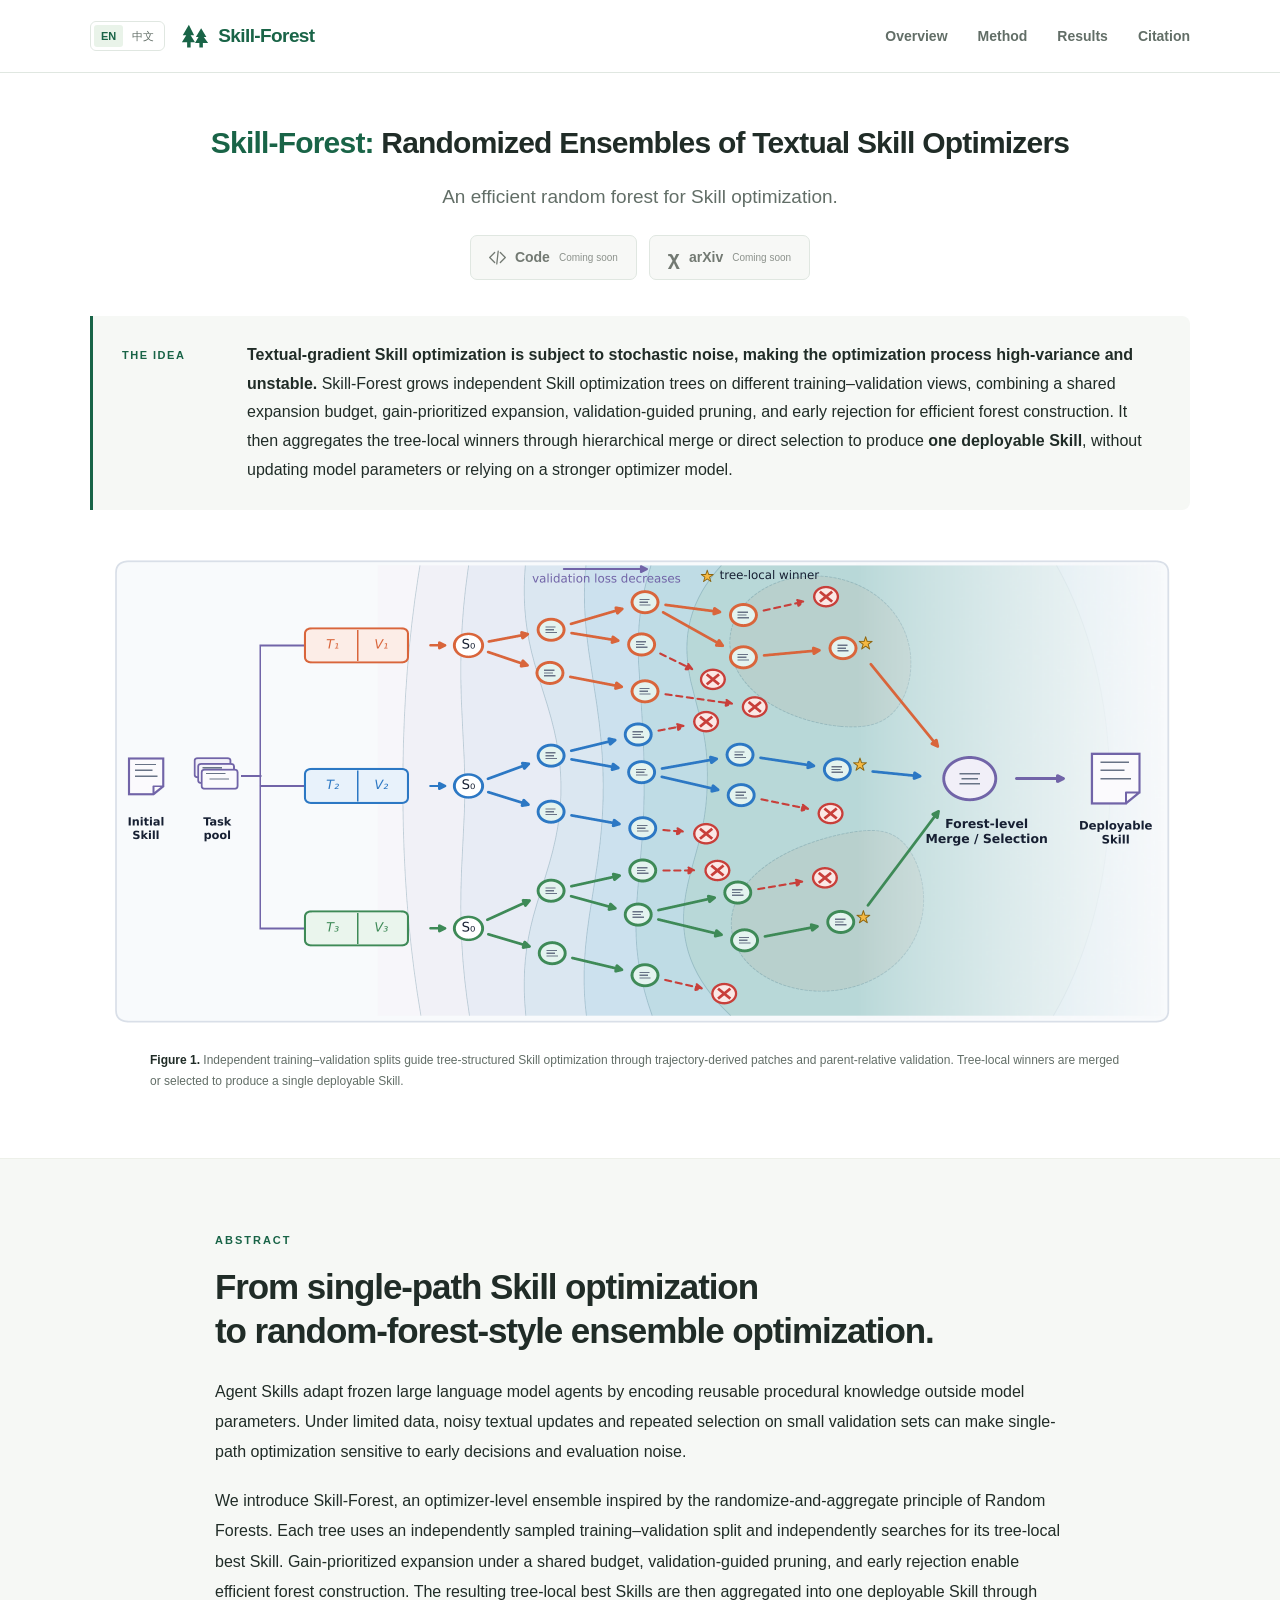
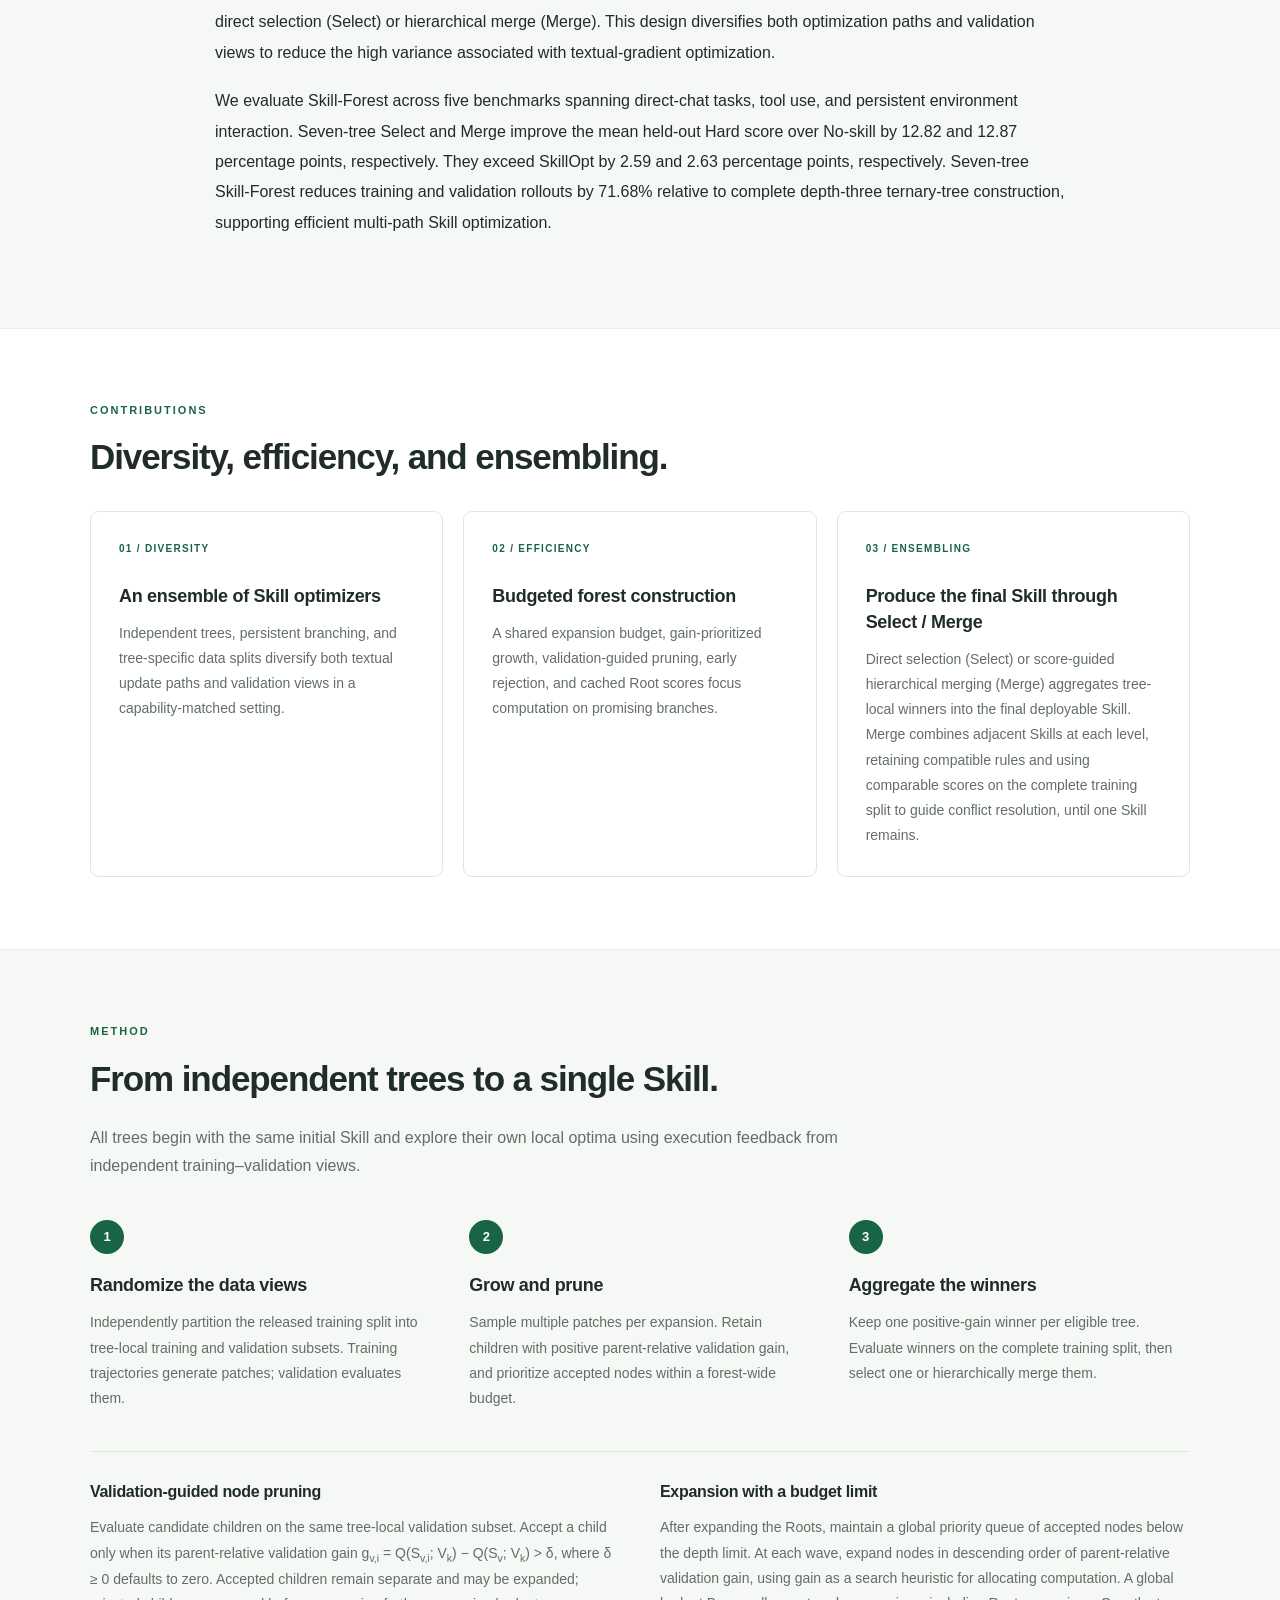
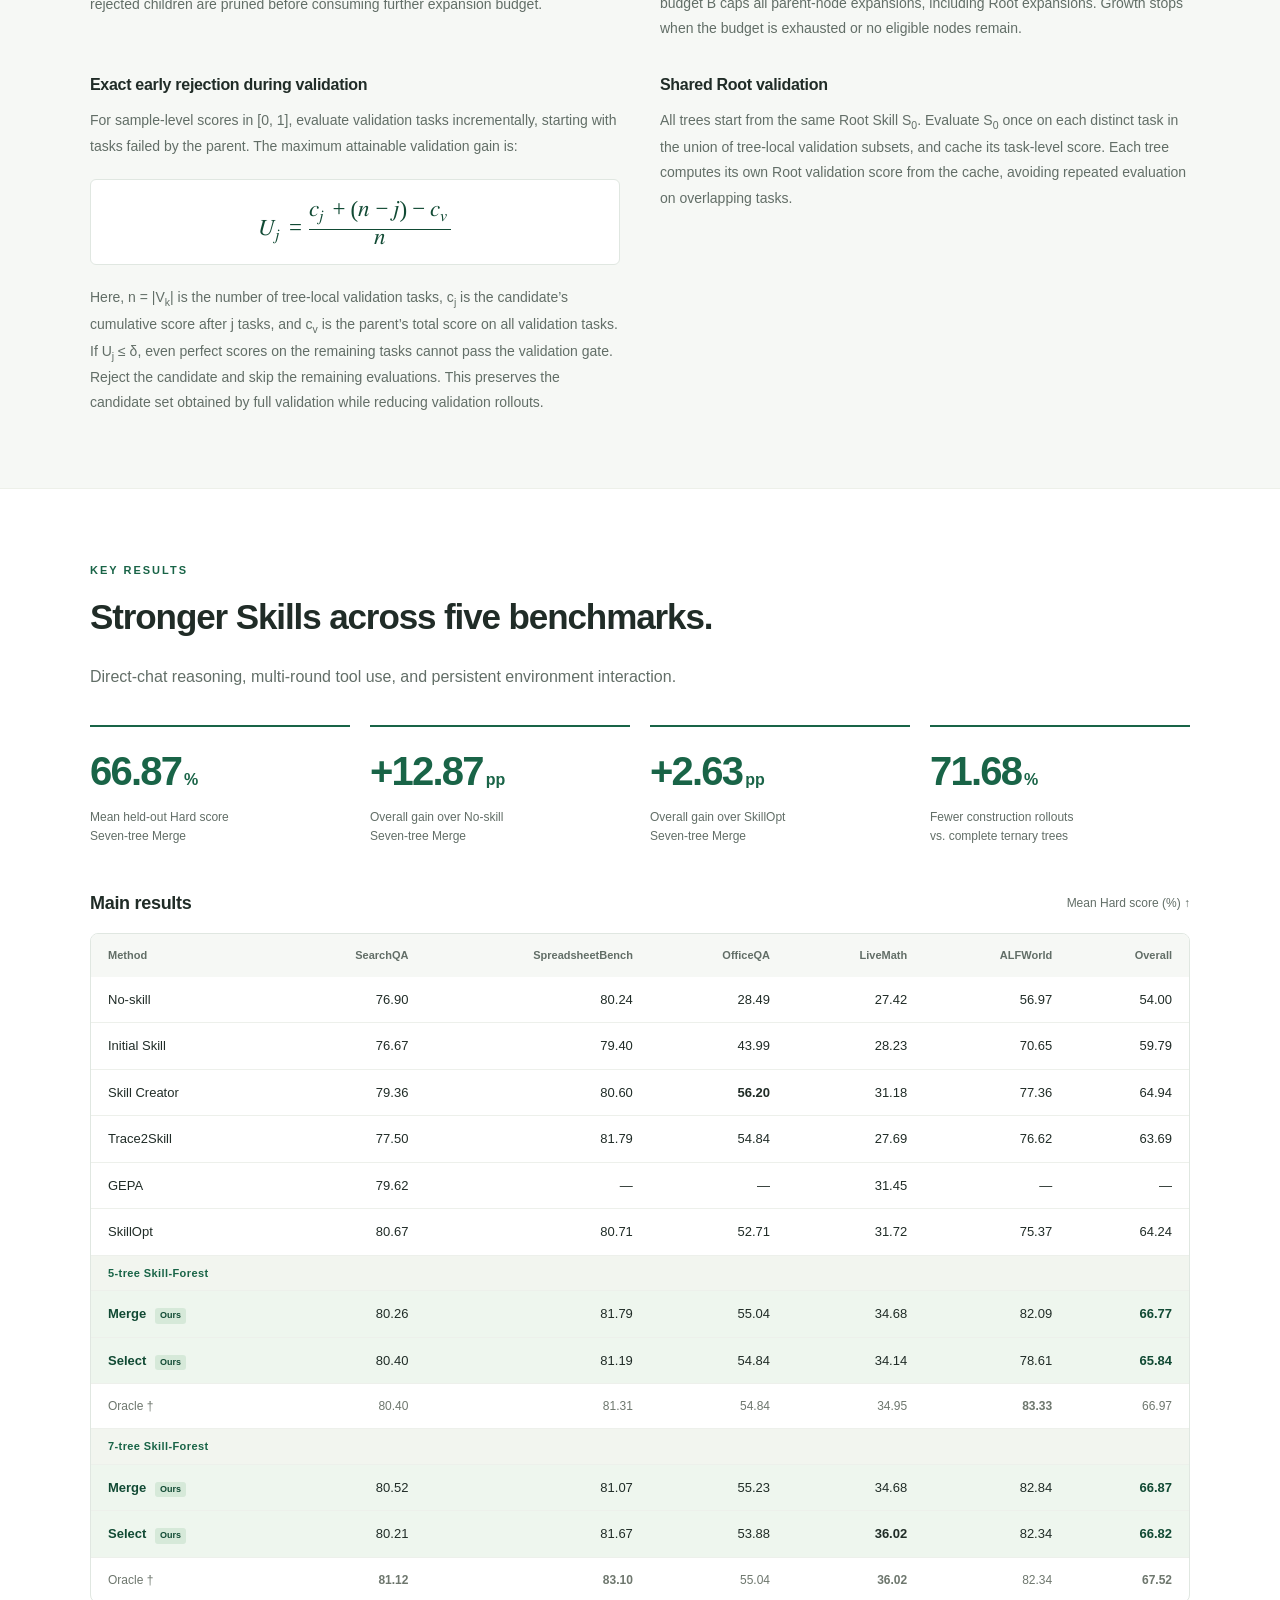
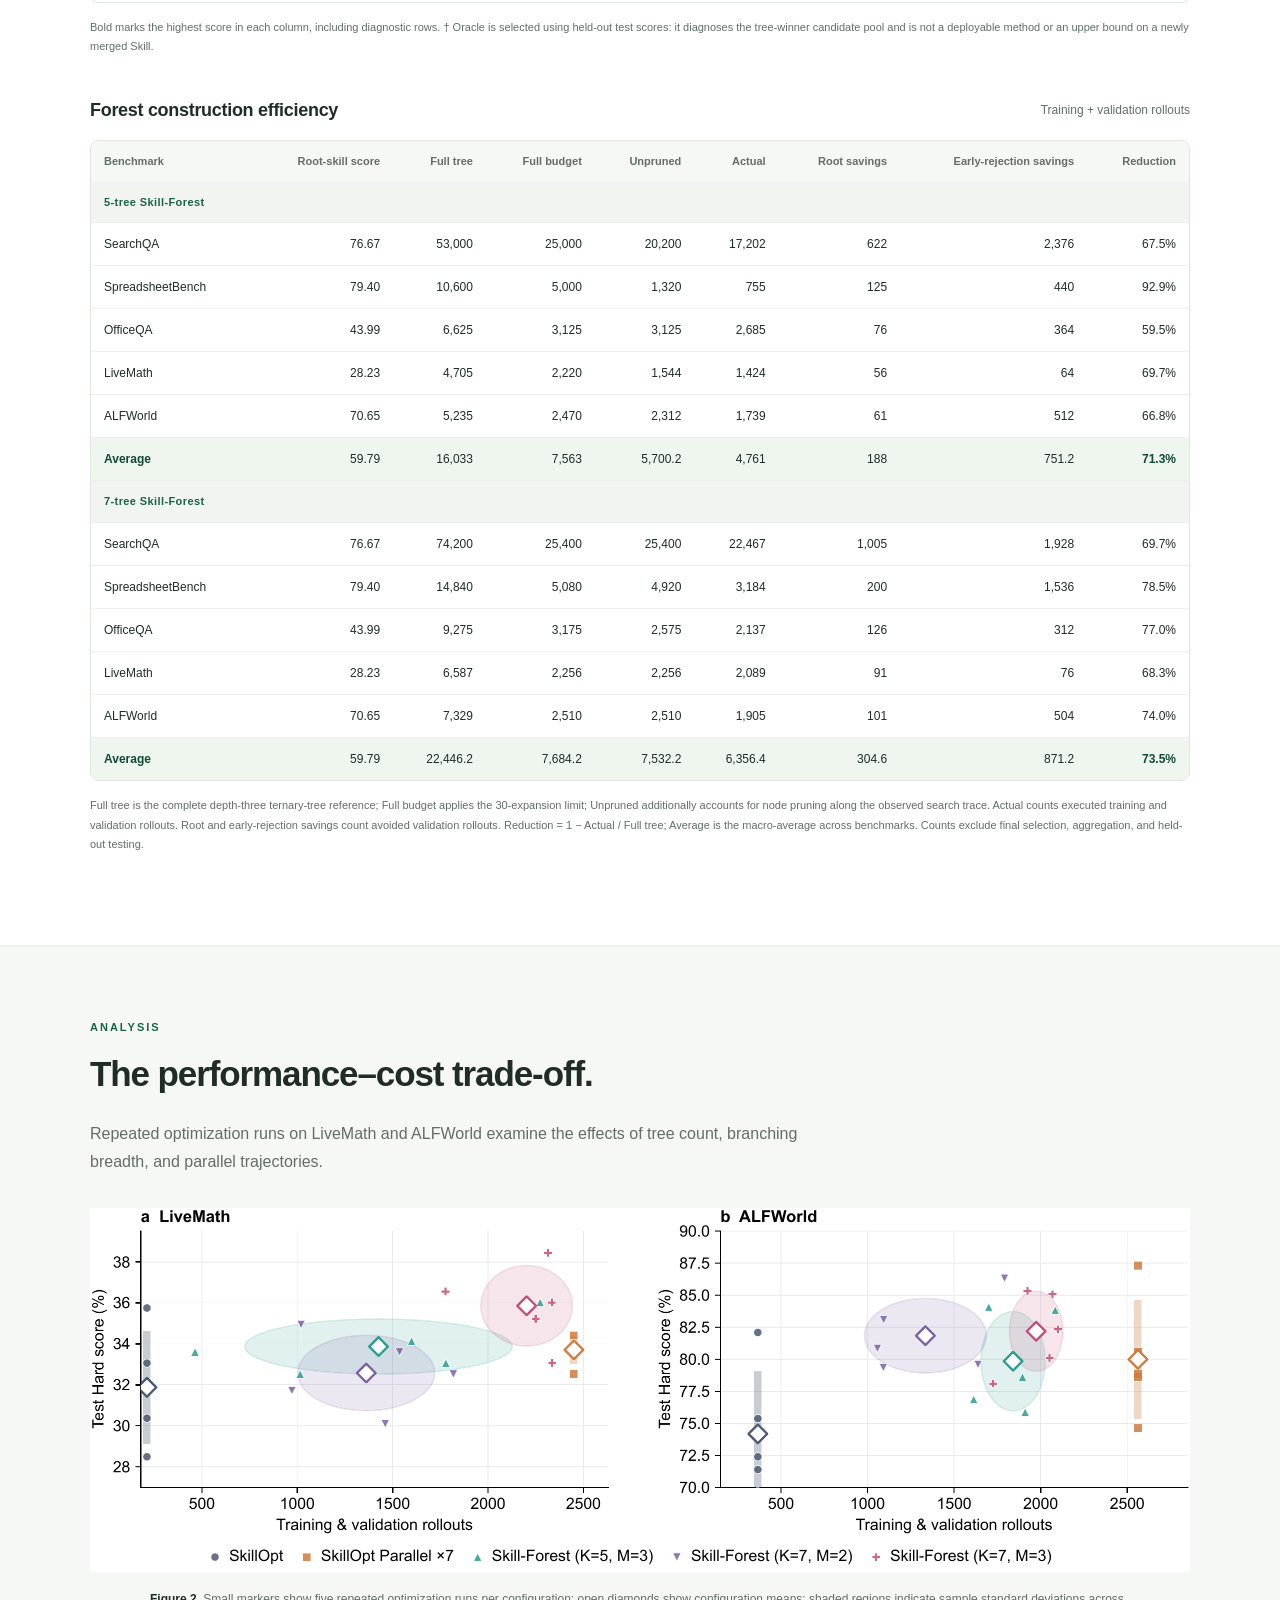
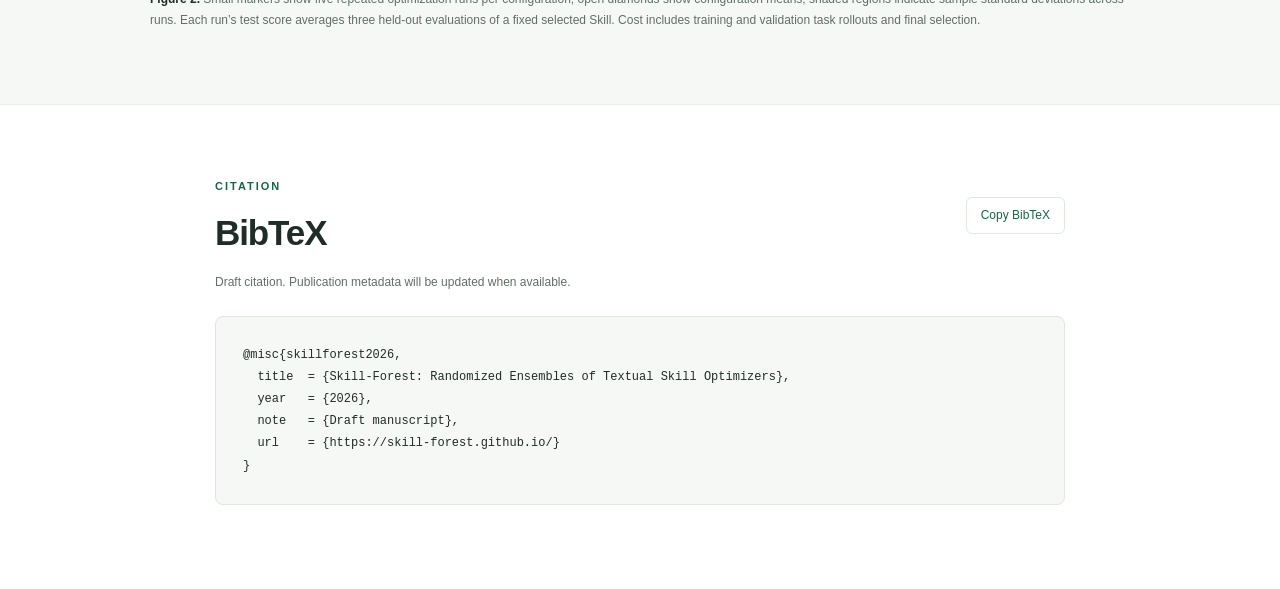
<file: website/index.html>
<!doctype html>
<html lang="en">
<head>
  <meta charset="utf-8">
  <meta name="viewport" content="width=device-width, initial-scale=1">
  <meta name="description" content="Skill-Forest: Randomized Ensembles of Textual Skill Optimizers. An optimizer-level ensemble for efficient, execution-grounded Agent Skill optimization.">
  <meta name="theme-color" content="#196447">
  <meta property="og:title" content="Skill-Forest: Randomized Ensembles of Textual Skill Optimizers">
  <meta property="og:description" content="An efficient random forest for Skill optimization.">
  <meta property="og:type" content="website">
  <meta property="og:url" content="https://skill-forest.github.io/">
  <meta property="og:image" content="https://skill-forest.github.io/assets/overview.png">
  <link rel="alternate" hreflang="en" href="https://skill-forest.github.io/">
  <link rel="alternate" hreflang="zh-CN" href="https://skill-forest.github.io/zh.html">
  <title>Skill-Forest | Randomized Ensembles of Textual Skill Optimizers</title>
  <link rel="icon" href="assets/favicon.svg" type="image/svg+xml">
  <link rel="stylesheet" href="styles.css">
  <script src="script.js" defer></script>
</head>
<body>
<a class="skip-link" href="#main">Skip to content</a>
<header class="site-header">
  <nav class="nav container" aria-label="Main navigation">
    <div class="nav-left"><nav class="language-switch" aria-label="Language"><a href="index.html" lang="en" aria-current="page">EN</a><a href="zh.html" lang="zh-CN">中文</a></nav><a class="brand" href="#"><svg viewBox="0 0 32 32" aria-hidden="true"><path d="M9 3 2 15h4L1 23h6v6h4v-6h5l-5-8h4L9 3Zm14 4-6 10h3l-4 7h5v5h4v-5h6l-5-7h3L23 7Z" fill="currentColor"/></svg>Skill-Forest</a></div>
    <div class="nav-links"><a href="#overview">Overview</a><a href="#method">Method</a><a href="#results">Results</a><a href="#citation">Citation</a></div>
  </nav>
</header>
<main id="main">
<section class="hero container">
  <h1 class="compact-title"><span>Skill-Forest:</span> Randomized Ensembles of Textual Skill Optimizers</h1>
  <p class="hero-description">An efficient random forest for Skill optimization.</p>
  <div class="resource-links">
    <a class="button" id="code-link" aria-disabled="true" role="link" tabindex="0"><svg viewBox="0 0 24 24" aria-hidden="true"><path d="m8 5-7 7 7 7m8-14 7 7-7 7m-3-16-2 18"/></svg>Code <span class="button-tag">Coming soon</span></a>
    <a class="button" id="arxiv-link" aria-disabled="true" role="link" tabindex="0"><span class="arxiv-icon" aria-hidden="true">χ</span>arXiv <span class="button-tag">Coming soon</span></a>
  </div>
</section>
<section class="container overview" id="overview">
  <div class="tldr"><div class="section-label">THE IDEA</div><p><strong>Textual-gradient Skill optimization is subject to stochastic noise, making the optimization process high-variance and unstable.</strong> Skill-Forest grows independent Skill optimization trees on different training–validation views, combining a shared expansion budget, gain-prioritized expansion, validation-guided pruning, and early rejection for efficient forest construction. It then aggregates the tree-local winners through hierarchical merge or direct selection to produce <strong>one deployable Skill</strong>, without updating model parameters or relying on a stronger optimizer model.</p></div>
  <figure class="overview-figure"><a href="assets/overview.png" target="_blank" rel="noopener" aria-label="Open full-size Skill-Forest overview"><img src="assets/overview.png" width="2200" alt="Skill-Forest overview: independent training–validation splits guide branching Skill optimization; tree-local winners are selected or merged into a single Skill."></a><figcaption><span>Figure 1.</span> Independent training–validation splits guide tree-structured Skill optimization through trajectory-derived patches and parent-relative validation. Tree-local winners are merged or selected to produce a single deployable Skill.</figcaption></figure>
</section>
<section class="section soft-section" id="abstract"><div class="container reading-width"><div class="section-label">ABSTRACT</div><h2>From single-path Skill optimization<br>to random-forest-style ensemble optimization.</h2>
<p>Agent Skills adapt frozen large language model agents by encoding reusable procedural knowledge outside model parameters. Under limited data, noisy textual updates and repeated selection on small validation sets can make single-path optimization sensitive to early decisions and evaluation noise.</p>
<p>We introduce Skill-Forest, an optimizer-level ensemble inspired by the randomize-and-aggregate principle of Random Forests. Each tree uses an independently sampled training–validation split and independently searches for its tree-local best Skill. Gain-prioritized expansion under a shared budget, validation-guided pruning, and early rejection enable efficient forest construction. The resulting tree-local best Skills are then aggregated into one deployable Skill through direct selection (Select) or hierarchical merge (Merge). This design diversifies both optimization paths and validation views to reduce the high variance associated with textual-gradient optimization.</p>
<p>We evaluate Skill-Forest across five benchmarks spanning direct-chat tasks, tool use, and persistent environment interaction. Seven-tree Select and Merge improve the mean held-out Hard score over No-skill by 12.82 and 12.87 percentage points, respectively. They exceed SkillOpt by 2.59 and 2.63 percentage points, respectively. Seven-tree Skill-Forest reduces training and validation rollouts by 71.68% relative to complete depth-three ternary-tree construction, supporting efficient multi-path Skill optimization.</p>
</div></section>
<section class="section container" id="contributions"><div class="section-label">CONTRIBUTIONS</div><h2>Diversity, efficiency, and ensembling.</h2><div class="cards">
<article class="card"><div class="card-number">01 / DIVERSITY</div><h3>An ensemble of Skill optimizers</h3><p>Independent trees, persistent branching, and tree-specific data splits diversify both textual update paths and validation views in a capability-matched setting.</p></article>
<article class="card"><div class="card-number">02 / EFFICIENCY</div><h3>Budgeted forest construction</h3><p>A shared expansion budget, gain-prioritized growth, validation-guided pruning, early rejection, and cached Root scores focus computation on promising branches.</p></article>
<article class="card"><div class="card-number">03 / ENSEMBLING</div><h3>Produce the final Skill through Select / Merge</h3><p>Direct selection (Select) or score-guided hierarchical merging (Merge) aggregates tree-local winners into the final deployable Skill. Merge combines adjacent Skills at each level, retaining compatible rules and using comparable scores on the complete training split to guide conflict resolution, until one Skill remains.</p></article>
</div></section>
<section class="section soft-section" id="method"><div class="container"><div class="section-label">METHOD</div><h2>From independent trees to a single Skill.</h2><p class="section-intro">All trees begin with the same initial Skill and explore their own local optima using execution feedback from independent training–validation views.</p><div class="steps">
<article><span class="step-index">1</span><h3>Randomize the data views</h3><p>Independently partition the released training split into tree-local training and validation subsets. Training trajectories generate patches; validation evaluates them.</p></article>
<article><span class="step-index">2</span><h3>Grow and prune</h3><p>Sample multiple patches per expansion. Retain children with positive parent-relative validation gain, and prioritize accepted nodes within a forest-wide budget.</p></article>
<article><span class="step-index">3</span><h3>Aggregate the winners</h3><p>Keep one positive-gain winner per eligible tree. Evaluate winners on the complete training split, then select one or hierarchically merge them.</p></article>
</div><div class="method-detail"><article><h3>Validation-guided node pruning</h3><p>Evaluate candidate children on the same tree-local validation subset. Accept a child only when its parent-relative validation gain g<sub>v,i</sub> = Q(S<sub>v,i</sub>; V<sub>k</sub>) − Q(S<sub>v</sub>; V<sub>k</sub>) &gt; δ, where δ ≥ 0 defaults to zero. Accepted children remain separate and may be expanded; rejected children are pruned before consuming further expansion budget.</p></article><article><h3>Expansion with a budget limit</h3><p>After expanding the Roots, maintain a global priority queue of accepted nodes below the depth limit. At each wave, expand nodes in descending order of parent-relative validation gain, using gain as a search heuristic for allocating computation. A global budget B caps all parent-node expansions, including Root expansions. Growth stops when the budget is exhausted or no eligible nodes remain.</p></article><article><h3>Exact early rejection during validation</h3><p>For sample-level scores in [0, 1], evaluate validation tasks incrementally, starting with tasks failed by the parent. The maximum attainable validation gain is:</p><div class="equation"><math xmlns="http://www.w3.org/1998/Math/MathML" display="block" aria-label="U sub j equals c sub j plus n minus j minus c sub v, divided by n"><mrow><msub><mi>U</mi><mi>j</mi></msub><mo>=</mo><mfrac><mrow><msub><mi>c</mi><mi>j</mi></msub><mo>+</mo><mo>(</mo><mi>n</mi><mo>−</mo><mi>j</mi><mo>)</mo><mo>−</mo><msub><mi>c</mi><mi>v</mi></msub></mrow><mi>n</mi></mfrac></mrow></math></div><p>Here, n = |V<sub>k</sub>| is the number of tree-local validation tasks, c<sub>j</sub> is the candidate’s cumulative score after j tasks, and c<sub>v</sub> is the parent’s total score on all validation tasks. If U<sub>j</sub> ≤ δ, even perfect scores on the remaining tasks cannot pass the validation gate. Reject the candidate and skip the remaining evaluations. This preserves the candidate set obtained by full validation while reducing validation rollouts.</p></article><article><h3>Shared Root validation</h3><p>All trees start from the same Root Skill S<sub>0</sub>. Evaluate S<sub>0</sub> once on each distinct task in the union of tree-local validation subsets, and cache its task-level score. Each tree computes its own Root validation score from the cache, avoiding repeated evaluation on overlapping tasks.</p></article></div></div></section>
<section class="section container" id="results"><div class="section-label">KEY RESULTS</div><h2>Stronger Skills across five benchmarks.</h2><p class="section-intro">Direct-chat reasoning, multi-round tool use, and persistent environment interaction.</p><div class="metrics"><article><strong>66.87<span>%</span></strong><p>Mean held-out Hard score<br>Seven-tree Merge</p></article><article><strong>+12.87<span>pp</span></strong><p>Overall gain over No-skill<br>Seven-tree Merge</p></article><article><strong>+2.63<span>pp</span></strong><p>Overall gain over SkillOpt<br>Seven-tree Merge</p></article><article><strong>71.68<span>%</span></strong><p>Fewer construction rollouts<br>vs. complete ternary trees</p></article></div>
<div class="table-heading"><h3>Main results</h3><span>Mean Hard score (%) ↑</span></div><div class="table-scroll" tabindex="0" role="region" aria-label="Main results table, horizontally scrollable"><table><caption class="sr-only">Main results on five held-out benchmarks from the current Skill-Forest draft</caption><thead><tr><th scope="col">Method</th><th scope="col">SearchQA</th><th scope="col">SpreadsheetBench</th><th scope="col">OfficeQA</th><th scope="col">LiveMath</th><th scope="col">ALFWorld</th><th scope="col">Overall</th></tr></thead><tbody>
<tr><th scope="row">No-skill</th><td>76.90</td><td>80.24</td><td>28.49</td><td>27.42</td><td>56.97</td><td>54.00</td></tr>
<tr><th scope="row">Initial Skill</th><td>76.67</td><td>79.40</td><td>43.99</td><td>28.23</td><td>70.65</td><td>59.79</td></tr>
<tr><th scope="row">Skill Creator</th><td>79.36</td><td>80.60</td><td><strong>56.20</strong></td><td>31.18</td><td>77.36</td><td>64.94</td></tr>
<tr><th scope="row">Trace2Skill</th><td>77.50</td><td>81.79</td><td>54.84</td><td>27.69</td><td>76.62</td><td>63.69</td></tr>
<tr><th scope="row">GEPA</th><td>79.62</td><td>—</td><td>—</td><td>31.45</td><td>—</td><td>—</td></tr>
<tr><th scope="row">SkillOpt</th><td>80.67</td><td>80.71</td><td>52.71</td><td>31.72</td><td>75.37</td><td>64.24</td></tr>
<tr class="group-row"><th colspan="7" scope="colgroup">5-tree Skill-Forest</th></tr>
<tr class="highlight"><th scope="row">Merge <span class="row-tag">Ours</span></th><td>80.26</td><td>81.79</td><td>55.04</td><td>34.68</td><td>82.09</td><td>66.77</td></tr>
<tr class="highlight"><th scope="row">Select <span class="row-tag">Ours</span></th><td>80.40</td><td>81.19</td><td>54.84</td><td>34.14</td><td>78.61</td><td>65.84</td></tr>
<tr class="oracle"><th scope="row">Oracle †</th><td>80.40</td><td>81.31</td><td>54.84</td><td>34.95</td><td><strong>83.33</strong></td><td>66.97</td></tr>
<tr class="group-row"><th colspan="7" scope="colgroup">7-tree Skill-Forest</th></tr>
<tr class="highlight"><th scope="row">Merge <span class="row-tag">Ours</span></th><td>80.52</td><td>81.07</td><td>55.23</td><td>34.68</td><td>82.84</td><td>66.87</td></tr>
<tr class="highlight"><th scope="row">Select <span class="row-tag">Ours</span></th><td>80.21</td><td>81.67</td><td>53.88</td><td><strong>36.02</strong></td><td>82.34</td><td>66.82</td></tr>
<tr class="oracle"><th scope="row">Oracle †</th><td><strong>81.12</strong></td><td><strong>83.10</strong></td><td>55.04</td><td><strong>36.02</strong></td><td>82.34</td><td><strong>67.52</strong></td></tr>
</tbody></table></div><p class="table-note">Bold marks the highest score in each column, including diagnostic rows. † Oracle is selected using held-out test scores: it diagnoses the tree-winner candidate pool and is not a deployable method or an upper bound on a newly merged Skill.</p>

<div class="efficiency-results" id="efficiency"><div class="table-heading"><h3>Forest construction efficiency</h3><span>Training + validation rollouts</span></div><div class="table-scroll" tabindex="0" role="region" aria-label="Training and validation rollouts during forest construction"><table><caption class="sr-only">Training and validation rollouts during forest construction</caption><thead><tr><th scope="col">Benchmark</th><th scope="col">Root-skill score</th><th scope="col">Full tree</th><th scope="col">Full budget</th><th scope="col">Unpruned</th><th scope="col">Actual</th><th scope="col">Root savings</th><th scope="col">Early-rejection savings</th><th scope="col">Reduction</th></tr></thead><tbody><tr class="group-row"><th colspan="9" scope="colgroup">5-tree Skill-Forest</th></tr><tr><th scope="row">SearchQA</th><td>76.67</td><td>53,000</td><td>25,000</td><td>20,200</td><td>17,202</td><td>622</td><td>2,376</td><td>67.5%</td></tr>
<tr><th scope="row">SpreadsheetBench</th><td>79.40</td><td>10,600</td><td>5,000</td><td>1,320</td><td>755</td><td>125</td><td>440</td><td>92.9%</td></tr>
<tr><th scope="row">OfficeQA</th><td>43.99</td><td>6,625</td><td>3,125</td><td>3,125</td><td>2,685</td><td>76</td><td>364</td><td>59.5%</td></tr>
<tr><th scope="row">LiveMath</th><td>28.23</td><td>4,705</td><td>2,220</td><td>1,544</td><td>1,424</td><td>56</td><td>64</td><td>69.7%</td></tr>
<tr><th scope="row">ALFWorld</th><td>70.65</td><td>5,235</td><td>2,470</td><td>2,312</td><td>1,739</td><td>61</td><td>512</td><td>66.8%</td></tr>
<tr class="highlight"><th scope="row">Average</th><td>59.79</td><td>16,033</td><td>7,563</td><td>5,700.2</td><td>4,761</td><td>188</td><td>751.2</td><td>71.3%</td></tr>
<tr class="group-row"><th colspan="9" scope="colgroup">7-tree Skill-Forest</th></tr><tr><th scope="row">SearchQA</th><td>76.67</td><td>74,200</td><td>25,400</td><td>25,400</td><td>22,467</td><td>1,005</td><td>1,928</td><td>69.7%</td></tr>
<tr><th scope="row">SpreadsheetBench</th><td>79.40</td><td>14,840</td><td>5,080</td><td>4,920</td><td>3,184</td><td>200</td><td>1,536</td><td>78.5%</td></tr>
<tr><th scope="row">OfficeQA</th><td>43.99</td><td>9,275</td><td>3,175</td><td>2,575</td><td>2,137</td><td>126</td><td>312</td><td>77.0%</td></tr>
<tr><th scope="row">LiveMath</th><td>28.23</td><td>6,587</td><td>2,256</td><td>2,256</td><td>2,089</td><td>91</td><td>76</td><td>68.3%</td></tr>
<tr><th scope="row">ALFWorld</th><td>70.65</td><td>7,329</td><td>2,510</td><td>2,510</td><td>1,905</td><td>101</td><td>504</td><td>74.0%</td></tr>
<tr class="highlight"><th scope="row">Average</th><td>59.79</td><td>22,446.2</td><td>7,684.2</td><td>7,532.2</td><td>6,356.4</td><td>304.6</td><td>871.2</td><td>73.5%</td></tr>
</tbody></table></div><p class="table-note">Full tree is the complete depth-three ternary-tree reference; Full budget applies the 30-expansion limit; Unpruned additionally accounts for node pruning along the observed search trace. Actual counts executed training and validation rollouts. Root and early-rejection savings count avoided validation rollouts. Reduction = 1 − Actual / Full tree; Average is the macro-average across benchmarks. Counts exclude final selection, aggregation, and held-out testing.</p></div>
</section>
<section class="section soft-section" id="analysis"><div class="container"><div class="section-label">ANALYSIS</div><h2>The performance–cost trade-off.</h2><p class="section-intro">Repeated optimization runs on LiveMath and ALFWorld examine the effects of tree count, branching breadth, and parallel trajectories.</p><figure><a href="assets/search-cost.png" target="_blank" rel="noopener" aria-label="Open full-size performance and cost analysis"><img src="assets/search-cost.png" width="2200" loading="lazy" alt="Performance versus optimization rollout cost for Skill-Forest and SkillOpt configurations on LiveMath and ALFWorld."></a><figcaption><span>Figure 2.</span> Small markers show five repeated optimization runs per configuration; open diamonds show configuration means; shaded regions indicate sample standard deviations across runs. Each run’s test score averages three held-out evaluations of a fixed selected Skill. Cost includes training and validation task rollouts and final selection.</figcaption></figure></div></section>
<section class="section container reading-width" id="citation"><div class="citation-heading"><div><div class="section-label">CITATION</div><h2>BibTeX</h2></div><button class="copy-button" type="button" id="copy-citation">Copy BibTeX</button></div><p class="small-note">Draft citation. Publication metadata will be updated when available.</p><pre><code id="bibtex">@misc{skillforest2026,
  title  = {Skill-Forest: Randomized Ensembles of Textual Skill Optimizers},
  year   = {2026},
  note   = {Draft manuscript},
  url    = {https://skill-forest.github.io/}
}</code></pre><p class="sr-only" id="copy-status" role="status" aria-live="polite"></p></section>
</main>
</body>
</html>
</file>
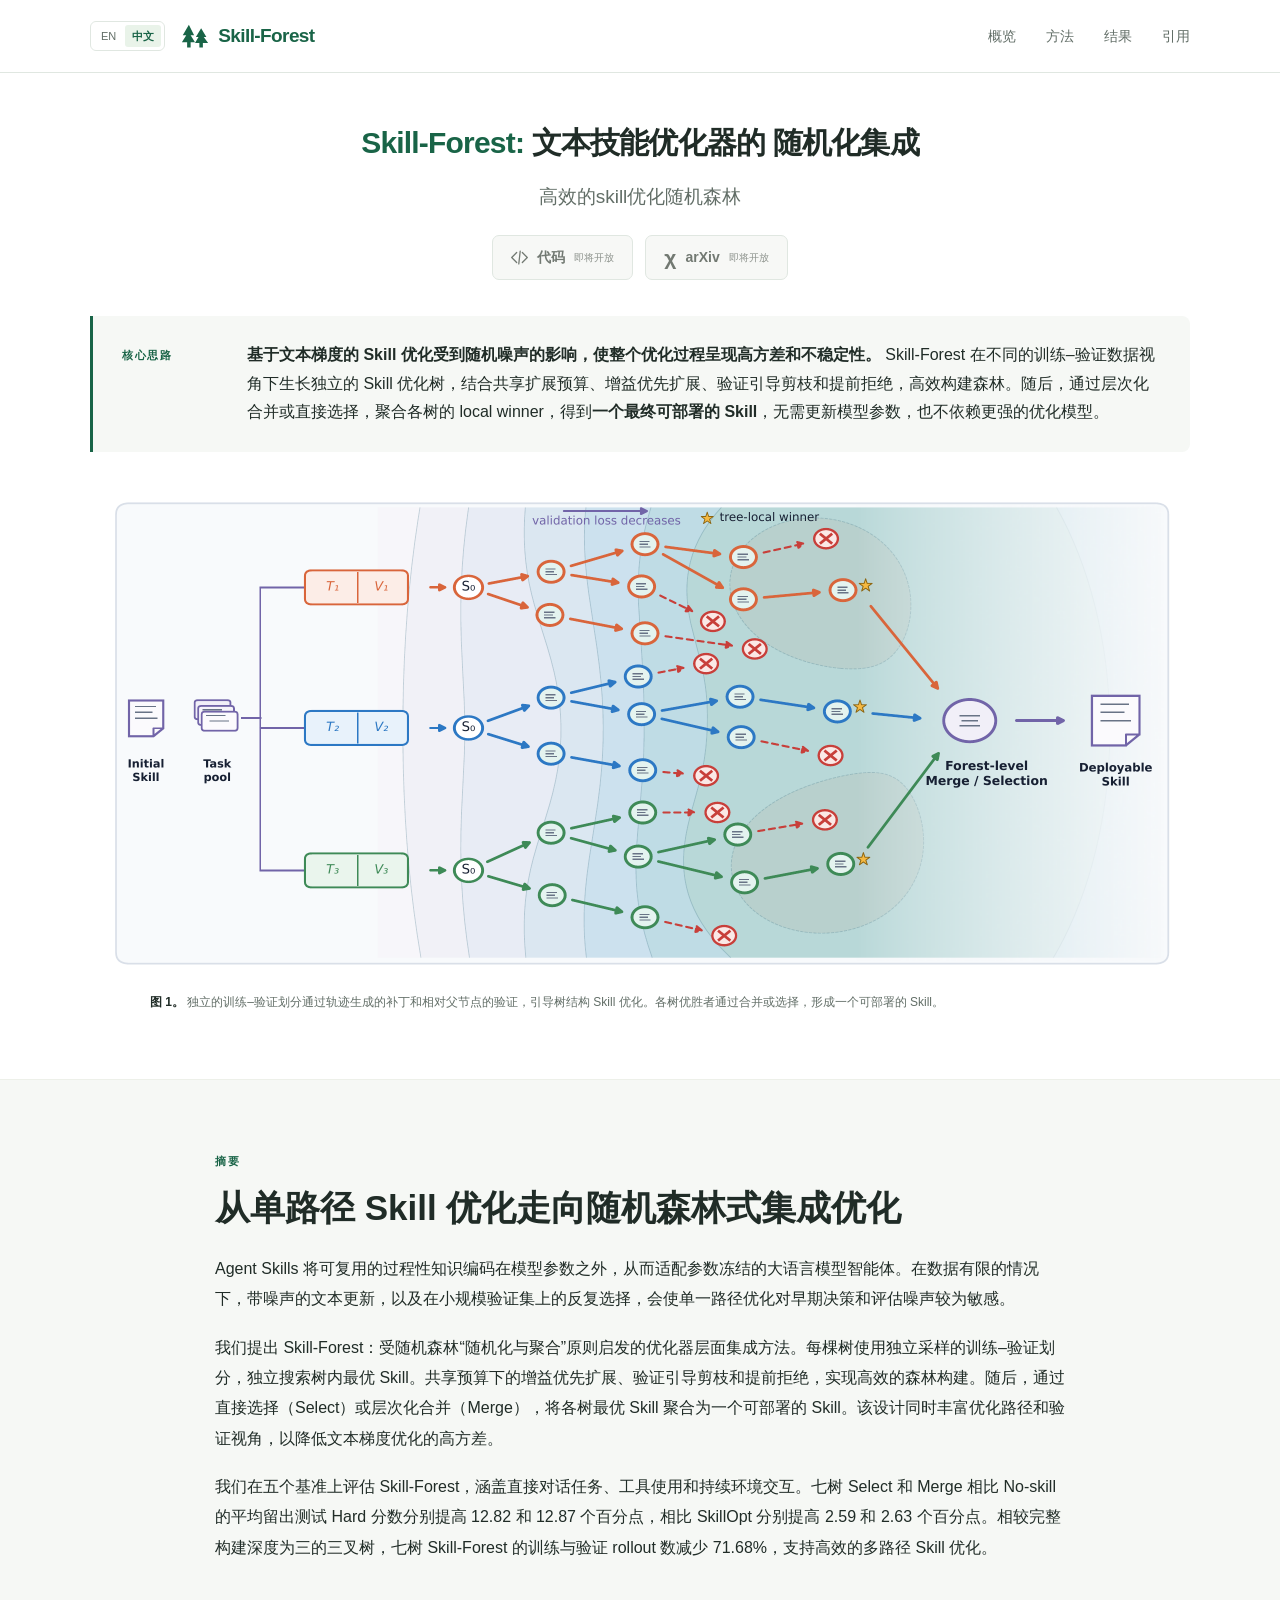
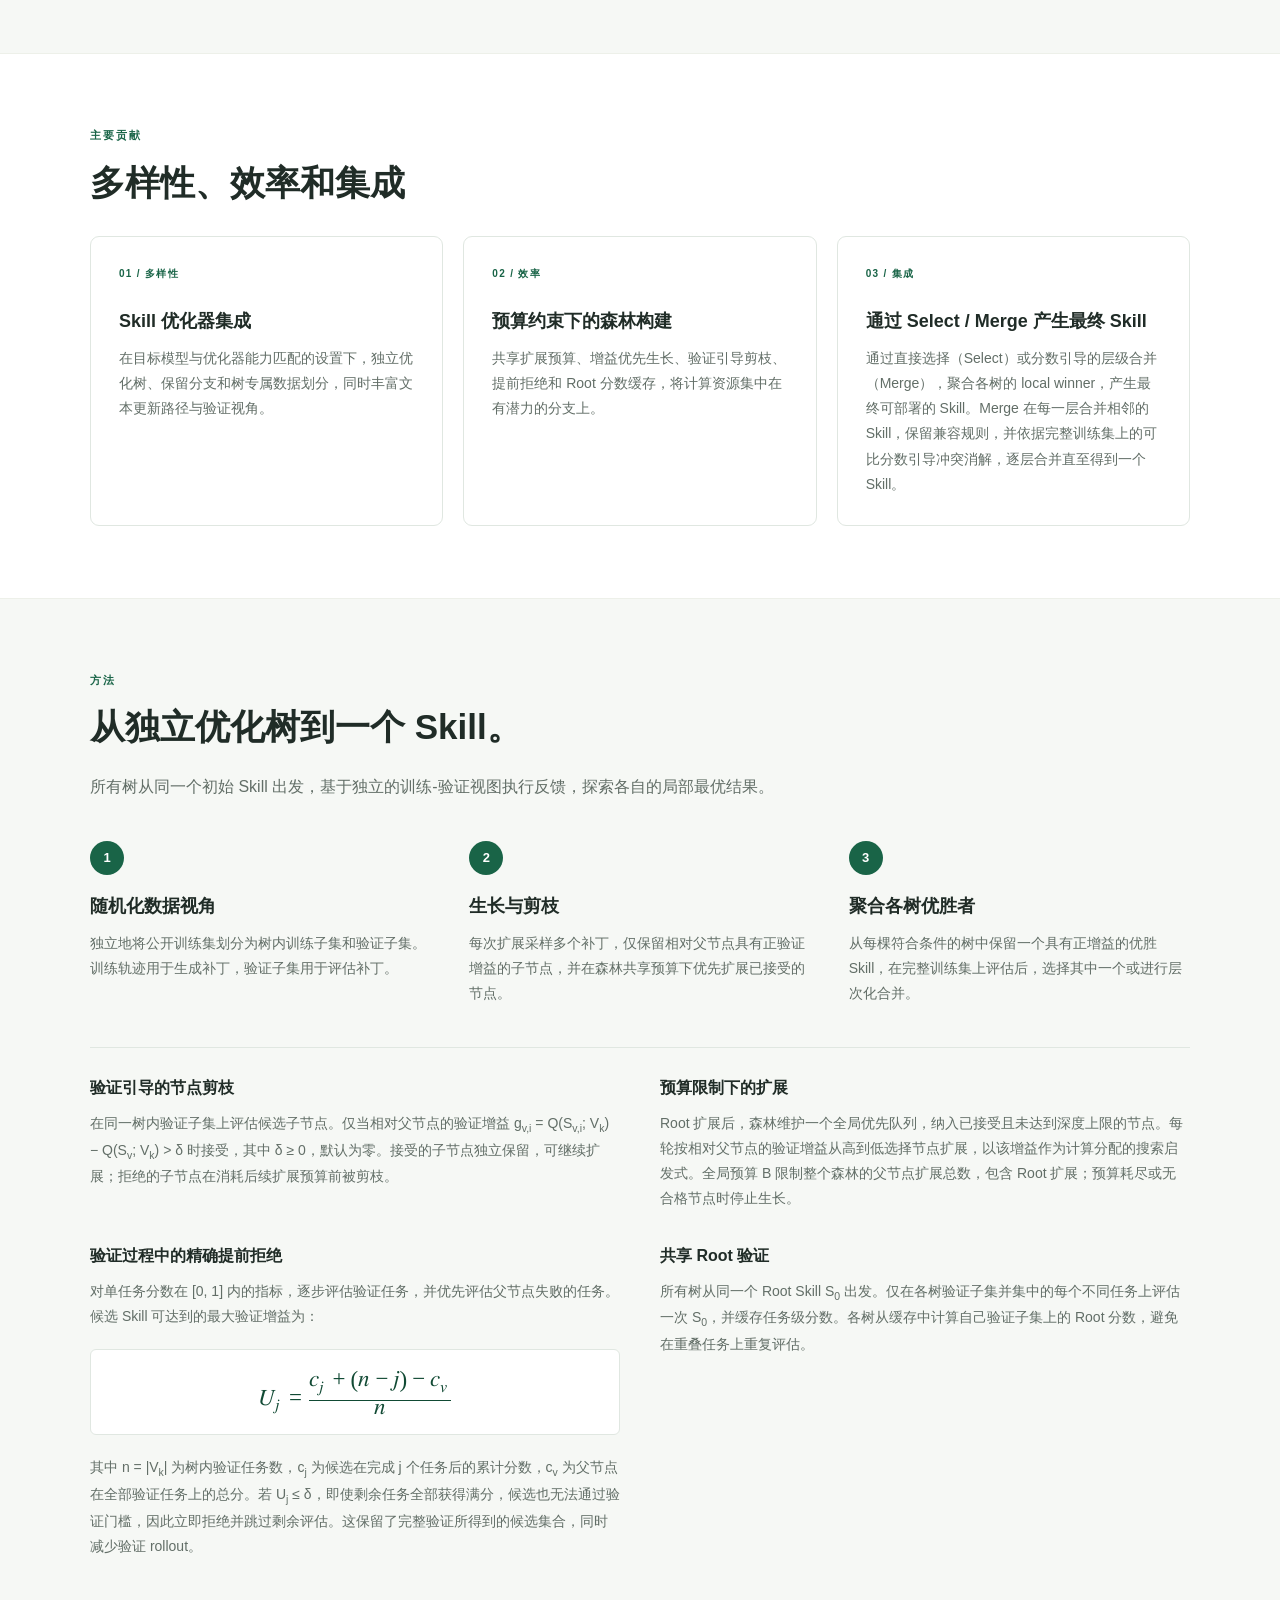
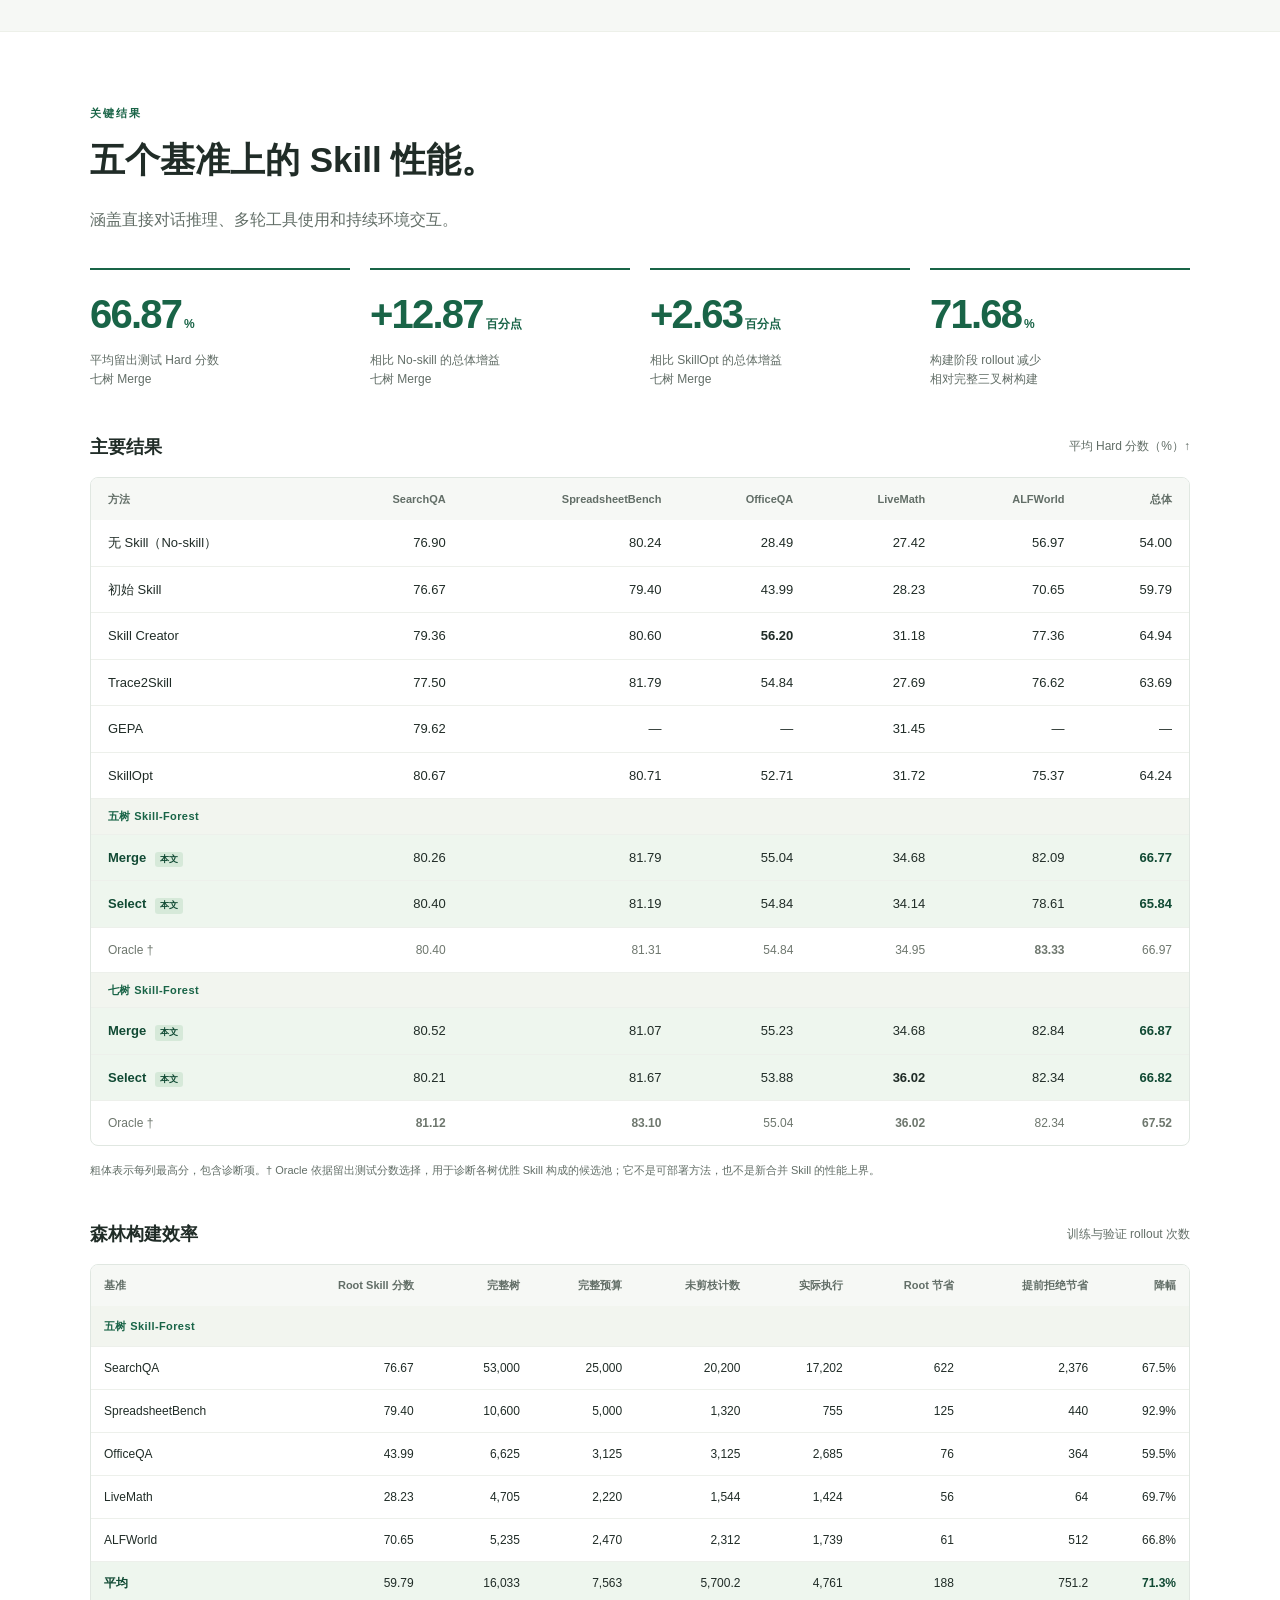
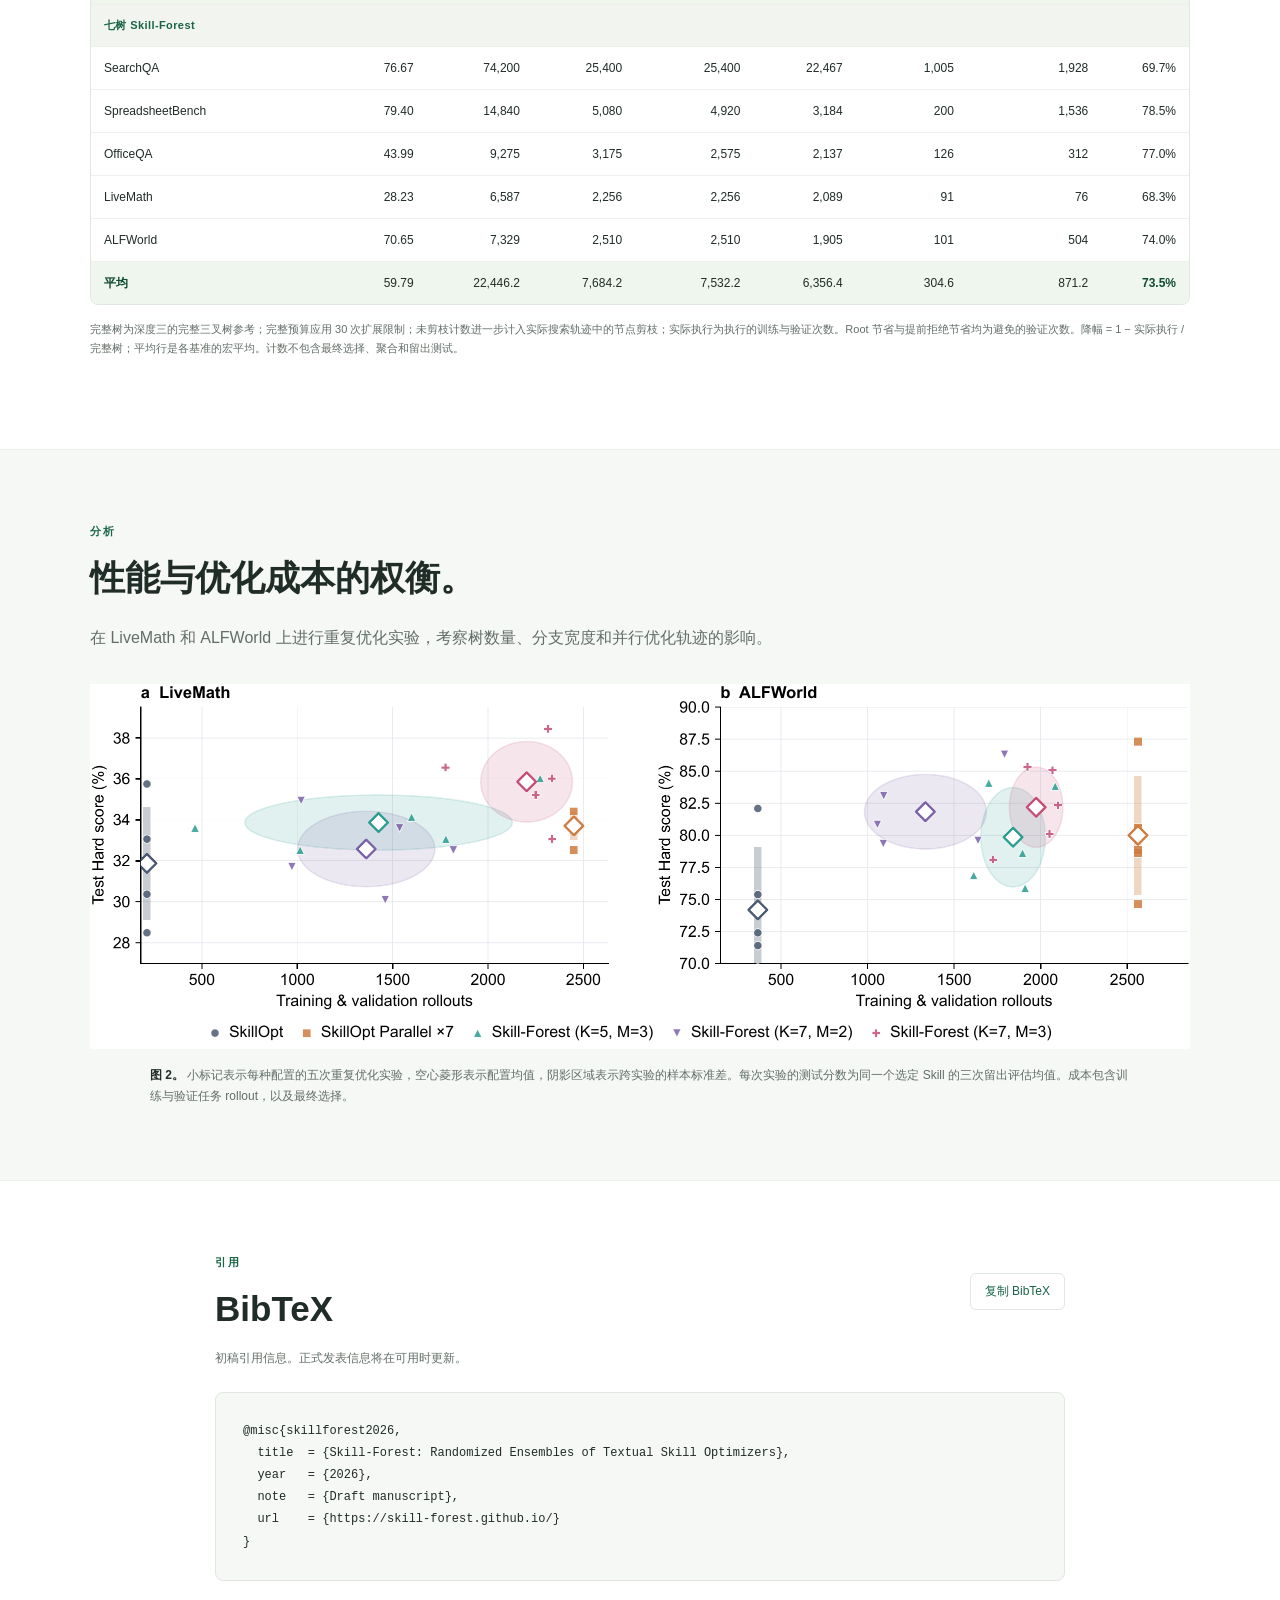
<file: website/zh.html>
<!doctype html>
<html lang="zh-CN">
<head>
  <meta charset="utf-8">
  <meta name="viewport" content="width=device-width, initial-scale=1">
  <meta name="description" content="Skill-Forest：文本技能优化器的随机化集成。通过执行反馈，高效优化智能体技能。">
  <meta name="theme-color" content="#196447">
  <meta property="og:title" content="Skill-Forest：文本技能优化器的随机化集成">
  <meta property="og:description" content="高效的skill优化随机森林">
  <meta property="og:type" content="website">
  <meta property="og:url" content="https://skill-forest.github.io/zh.html">
  <meta property="og:image" content="https://skill-forest.github.io/assets/overview.png">
  <link rel="alternate" hreflang="en" href="https://skill-forest.github.io/">
  <link rel="alternate" hreflang="zh-CN" href="https://skill-forest.github.io/zh.html">
  <title>Skill-Forest | 文本技能优化器的随机化集成</title>
  <link rel="icon" href="assets/favicon.svg" type="image/svg+xml">
  <link rel="stylesheet" href="styles.css">
  <script src="script.js" defer></script>
</head>
<body>
<a class="skip-link" href="#main">跳至正文</a>
<header class="site-header">
  <nav class="nav container" aria-label="主导航">
    <div class="nav-left"><nav class="language-switch" aria-label="语言"><a href="index.html" lang="en">EN</a><a href="zh.html" lang="zh-CN" aria-current="page">中文</a></nav><a class="brand" href="#"><svg viewBox="0 0 32 32" aria-hidden="true"><path d="M9 3 2 15h4L1 23h6v6h4v-6h5l-5-8h4L9 3Zm14 4-6 10h3l-4 7h5v5h4v-5h6l-5-7h3L23 7Z" fill="currentColor"/></svg>Skill-Forest</a></div>
    <div class="nav-links"><a href="#overview">概览</a><a href="#method">方法</a><a href="#results">结果</a><a href="#citation">引用</a></div>
  </nav>
</header>
<main id="main">
<section class="hero container">
  <h1 class="compact-title"><span>Skill-Forest:</span> 文本技能优化器的 随机化集成</h1>
  <p class="hero-description">高效的skill优化随机森林</p>
  <div class="resource-links">
    <a class="button" id="code-link" aria-disabled="true" role="link" tabindex="0"><svg viewBox="0 0 24 24" aria-hidden="true"><path d="m8 5-7 7 7 7m8-14 7 7-7 7m-3-16-2 18"/></svg>代码 <span class="button-tag">即将开放</span></a>
    <a class="button" id="arxiv-link" aria-disabled="true" role="link" tabindex="0"><span class="arxiv-icon" aria-hidden="true">χ</span>arXiv <span class="button-tag">即将开放</span></a>
  </div>
</section>
<section class="container overview" id="overview">
  <div class="tldr"><div class="section-label">核心思路</div><p><strong>基于文本梯度的 Skill 优化受到随机噪声的影响，使整个优化过程呈现高方差和不稳定性。</strong> Skill-Forest 在不同的训练–验证数据视角下生长独立的 Skill 优化树，结合共享扩展预算、增益优先扩展、验证引导剪枝和提前拒绝，高效构建森林。随后，通过层次化合并或直接选择，聚合各树的 local winner，得到<strong>一个最终可部署的 Skill</strong>，无需更新模型参数，也不依赖更强的优化模型。</p></div>
  <figure class="overview-figure"><a href="assets/overview.png" target="_blank" rel="noopener" aria-label="查看完整尺寸的方法概览"><img src="assets/overview.png" width="2200" alt="Skill-Forest 概览：独立训练–验证划分引导分支式 Skill 优化，各树优胜者通过选择或合并形成一个 Skill。"></a><figcaption><span>图 1。</span> 独立的训练–验证划分通过轨迹生成的补丁和相对父节点的验证，引导树结构 Skill 优化。各树优胜者通过合并或选择，形成一个可部署的 Skill。</figcaption></figure>
</section>
<section class="section soft-section" id="abstract"><div class="container reading-width"><div class="section-label">摘要</div><h2>从单路径 Skill 优化走向随机森林式集成优化</h2>
<p>Agent Skills 将可复用的过程性知识编码在模型参数之外，从而适配参数冻结的大语言模型智能体。在数据有限的情况下，带噪声的文本更新，以及在小规模验证集上的反复选择，会使单一路径优化对早期决策和评估噪声较为敏感。</p>
<p>我们提出 Skill-Forest：受随机森林“随机化与聚合”原则启发的优化器层面集成方法。每棵树使用独立采样的训练–验证划分，独立搜索树内最优 Skill。共享预算下的增益优先扩展、验证引导剪枝和提前拒绝，实现高效的森林构建。随后，通过直接选择（Select）或层次化合并（Merge），将各树最优 Skill 聚合为一个可部署的 Skill。该设计同时丰富优化路径和验证视角，以降低文本梯度优化的高方差。</p>
<p>我们在五个基准上评估 Skill-Forest，涵盖直接对话任务、工具使用和持续环境交互。七树 Select 和 Merge 相比 No-skill 的平均留出测试 Hard 分数分别提高 12.82 和 12.87 个百分点，相比 SkillOpt 分别提高 2.59 和 2.63 个百分点。相较完整构建深度为三的三叉树，七树 Skill-Forest 的训练与验证 rollout 数减少 71.68%，支持高效的多路径 Skill 优化。</p>
</div></section>
<section class="section container" id="contributions"><div class="section-label">主要贡献</div><h2>多样性、效率和集成</h2><div class="cards">
<article class="card"><div class="card-number">01 / 多样性</div><h3>Skill 优化器集成</h3><p>在目标模型与优化器能力匹配的设置下，独立优化树、保留分支和树专属数据划分，同时丰富文本更新路径与验证视角。</p></article>
<article class="card"><div class="card-number">02 / 效率</div><h3>预算约束下的森林构建</h3><p>共享扩展预算、增益优先生长、验证引导剪枝、提前拒绝和 Root 分数缓存，将计算资源集中在有潜力的分支上。</p></article>
<article class="card"><div class="card-number">03 / 集成</div><h3>通过 Select / Merge 产生最终 Skill</h3><p>通过直接选择（Select）或分数引导的层级合并（Merge），聚合各树的 local winner，产生最终可部署的 Skill。Merge 在每一层合并相邻的 Skill，保留兼容规则，并依据完整训练集上的可比分数引导冲突消解，逐层合并直至得到一个 Skill。</p></article>
</div></section>
<section class="section soft-section" id="method"><div class="container"><div class="section-label">方法</div><h2>从独立优化树到一个 Skill。</h2><p class="section-intro">所有树从同一个初始 Skill 出发，基于独立的训练-验证视图执行反馈，探索各自的局部最优结果。</p><div class="steps">
<article><span class="step-index">1</span><h3>随机化数据视角</h3><p>独立地将公开训练集划分为树内训练子集和验证子集。训练轨迹用于生成补丁，验证子集用于评估补丁。</p></article>
<article><span class="step-index">2</span><h3>生长与剪枝</h3><p>每次扩展采样多个补丁，仅保留相对父节点具有正验证增益的子节点，并在森林共享预算下优先扩展已接受的节点。</p></article>
<article><span class="step-index">3</span><h3>聚合各树优胜者</h3><p>从每棵符合条件的树中保留一个具有正增益的优胜 Skill，在完整训练集上评估后，选择其中一个或进行层次化合并。</p></article>
</div><div class="method-detail"><article><h3>验证引导的节点剪枝</h3><p>在同一树内验证子集上评估候选子节点。仅当相对父节点的验证增益 g<sub>v,i</sub> = Q(S<sub>v,i</sub>; V<sub>k</sub>) − Q(S<sub>v</sub>; V<sub>k</sub>) &gt; δ 时接受，其中 δ ≥ 0，默认为零。接受的子节点独立保留，可继续扩展；拒绝的子节点在消耗后续扩展预算前被剪枝。</p></article><article><h3>预算限制下的扩展</h3><p>Root 扩展后，森林维护一个全局优先队列，纳入已接受且未达到深度上限的节点。每轮按相对父节点的验证增益从高到低选择节点扩展，以该增益作为计算分配的搜索启发式。全局预算 B 限制整个森林的父节点扩展总数，包含 Root 扩展；预算耗尽或无合格节点时停止生长。</p></article><article><h3>验证过程中的精确提前拒绝</h3><p>对单任务分数在 [0, 1] 内的指标，逐步评估验证任务，并优先评估父节点失败的任务。候选 Skill 可达到的最大验证增益为：</p><div class="equation"><math xmlns="http://www.w3.org/1998/Math/MathML" display="block" aria-label="U sub j equals c sub j plus n minus j minus c sub v, divided by n"><mrow><msub><mi>U</mi><mi>j</mi></msub><mo>=</mo><mfrac><mrow><msub><mi>c</mi><mi>j</mi></msub><mo>+</mo><mo>(</mo><mi>n</mi><mo>−</mo><mi>j</mi><mo>)</mo><mo>−</mo><msub><mi>c</mi><mi>v</mi></msub></mrow><mi>n</mi></mfrac></mrow></math></div><p>其中 n = |V<sub>k</sub>| 为树内验证任务数，c<sub>j</sub> 为候选在完成 j 个任务后的累计分数，c<sub>v</sub> 为父节点在全部验证任务上的总分。若 U<sub>j</sub> ≤ δ，即使剩余任务全部获得满分，候选也无法通过验证门槛，因此立即拒绝并跳过剩余评估。这保留了完整验证所得到的候选集合，同时减少验证 rollout。</p></article><article><h3>共享 Root 验证</h3><p>所有树从同一个 Root Skill S<sub>0</sub> 出发。仅在各树验证子集并集中的每个不同任务上评估一次 S<sub>0</sub>，并缓存任务级分数。各树从缓存中计算自己验证子集上的 Root 分数，避免在重叠任务上重复评估。</p></article></div></div></section>
<section class="section container" id="results"><div class="section-label">关键结果</div><h2>五个基准上的 Skill 性能。</h2><p class="section-intro">涵盖直接对话推理、多轮工具使用和持续环境交互。</p><div class="metrics"><article><strong>66.87<span>%</span></strong><p>平均留出测试 Hard 分数<br>七树 Merge</p></article><article><strong>+12.87<span>百分点</span></strong><p>相比 No-skill 的总体增益<br>七树 Merge</p></article><article><strong>+2.63<span>百分点</span></strong><p>相比 SkillOpt 的总体增益<br>七树 Merge</p></article><article><strong>71.68<span>%</span></strong><p>构建阶段 rollout 减少<br>相对完整三叉树构建</p></article></div>
<div class="table-heading"><h3>主要结果</h3><span>平均 Hard 分数（%）↑</span></div><div class="table-scroll" tabindex="0" role="region" aria-label="主要结果表，可横向滚动"><table><caption class="sr-only">当前 Skill-Forest 初稿在五个留出测试基准上的主要结果</caption><thead><tr><th scope="col">方法</th><th scope="col">SearchQA</th><th scope="col">SpreadsheetBench</th><th scope="col">OfficeQA</th><th scope="col">LiveMath</th><th scope="col">ALFWorld</th><th scope="col">总体</th></tr></thead><tbody>
<tr><th scope="row">无 Skill（No-skill）</th><td>76.90</td><td>80.24</td><td>28.49</td><td>27.42</td><td>56.97</td><td>54.00</td></tr>
<tr><th scope="row">初始 Skill</th><td>76.67</td><td>79.40</td><td>43.99</td><td>28.23</td><td>70.65</td><td>59.79</td></tr>
<tr><th scope="row">Skill Creator</th><td>79.36</td><td>80.60</td><td><strong>56.20</strong></td><td>31.18</td><td>77.36</td><td>64.94</td></tr>
<tr><th scope="row">Trace2Skill</th><td>77.50</td><td>81.79</td><td>54.84</td><td>27.69</td><td>76.62</td><td>63.69</td></tr>
<tr><th scope="row">GEPA</th><td>79.62</td><td>—</td><td>—</td><td>31.45</td><td>—</td><td>—</td></tr>
<tr><th scope="row">SkillOpt</th><td>80.67</td><td>80.71</td><td>52.71</td><td>31.72</td><td>75.37</td><td>64.24</td></tr>
<tr class="group-row"><th colspan="7" scope="colgroup">五树 Skill-Forest</th></tr>
<tr class="highlight"><th scope="row">Merge <span class="row-tag">本文</span></th><td>80.26</td><td>81.79</td><td>55.04</td><td>34.68</td><td>82.09</td><td>66.77</td></tr>
<tr class="highlight"><th scope="row">Select <span class="row-tag">本文</span></th><td>80.40</td><td>81.19</td><td>54.84</td><td>34.14</td><td>78.61</td><td>65.84</td></tr>
<tr class="oracle"><th scope="row">Oracle †</th><td>80.40</td><td>81.31</td><td>54.84</td><td>34.95</td><td><strong>83.33</strong></td><td>66.97</td></tr>
<tr class="group-row"><th colspan="7" scope="colgroup">七树 Skill-Forest</th></tr>
<tr class="highlight"><th scope="row">Merge <span class="row-tag">本文</span></th><td>80.52</td><td>81.07</td><td>55.23</td><td>34.68</td><td>82.84</td><td>66.87</td></tr>
<tr class="highlight"><th scope="row">Select <span class="row-tag">本文</span></th><td>80.21</td><td>81.67</td><td>53.88</td><td><strong>36.02</strong></td><td>82.34</td><td>66.82</td></tr>
<tr class="oracle"><th scope="row">Oracle †</th><td><strong>81.12</strong></td><td><strong>83.10</strong></td><td>55.04</td><td><strong>36.02</strong></td><td>82.34</td><td><strong>67.52</strong></td></tr>
</tbody></table></div><p class="table-note">粗体表示每列最高分，包含诊断项。† Oracle 依据留出测试分数选择，用于诊断各树优胜 Skill 构成的候选池；它不是可部署方法，也不是新合并 Skill 的性能上界。</p>

<div class="efficiency-results" id="efficiency"><div class="table-heading"><h3>森林构建效率</h3><span>训练与验证 rollout 次数</span></div><div class="table-scroll" tabindex="0" role="region" aria-label="森林构建阶段的训练与验证 rollout 统计"><table><caption class="sr-only">森林构建阶段的训练与验证 rollout 统计</caption><thead><tr><th scope="col">基准</th><th scope="col">Root Skill 分数</th><th scope="col">完整树</th><th scope="col">完整预算</th><th scope="col">未剪枝计数</th><th scope="col">实际执行</th><th scope="col">Root 节省</th><th scope="col">提前拒绝节省</th><th scope="col">降幅</th></tr></thead><tbody><tr class="group-row"><th colspan="9" scope="colgroup">五树 Skill-Forest</th></tr><tr><th scope="row">SearchQA</th><td>76.67</td><td>53,000</td><td>25,000</td><td>20,200</td><td>17,202</td><td>622</td><td>2,376</td><td>67.5%</td></tr>
<tr><th scope="row">SpreadsheetBench</th><td>79.40</td><td>10,600</td><td>5,000</td><td>1,320</td><td>755</td><td>125</td><td>440</td><td>92.9%</td></tr>
<tr><th scope="row">OfficeQA</th><td>43.99</td><td>6,625</td><td>3,125</td><td>3,125</td><td>2,685</td><td>76</td><td>364</td><td>59.5%</td></tr>
<tr><th scope="row">LiveMath</th><td>28.23</td><td>4,705</td><td>2,220</td><td>1,544</td><td>1,424</td><td>56</td><td>64</td><td>69.7%</td></tr>
<tr><th scope="row">ALFWorld</th><td>70.65</td><td>5,235</td><td>2,470</td><td>2,312</td><td>1,739</td><td>61</td><td>512</td><td>66.8%</td></tr>
<tr class="highlight"><th scope="row">平均</th><td>59.79</td><td>16,033</td><td>7,563</td><td>5,700.2</td><td>4,761</td><td>188</td><td>751.2</td><td>71.3%</td></tr>
<tr class="group-row"><th colspan="9" scope="colgroup">七树 Skill-Forest</th></tr><tr><th scope="row">SearchQA</th><td>76.67</td><td>74,200</td><td>25,400</td><td>25,400</td><td>22,467</td><td>1,005</td><td>1,928</td><td>69.7%</td></tr>
<tr><th scope="row">SpreadsheetBench</th><td>79.40</td><td>14,840</td><td>5,080</td><td>4,920</td><td>3,184</td><td>200</td><td>1,536</td><td>78.5%</td></tr>
<tr><th scope="row">OfficeQA</th><td>43.99</td><td>9,275</td><td>3,175</td><td>2,575</td><td>2,137</td><td>126</td><td>312</td><td>77.0%</td></tr>
<tr><th scope="row">LiveMath</th><td>28.23</td><td>6,587</td><td>2,256</td><td>2,256</td><td>2,089</td><td>91</td><td>76</td><td>68.3%</td></tr>
<tr><th scope="row">ALFWorld</th><td>70.65</td><td>7,329</td><td>2,510</td><td>2,510</td><td>1,905</td><td>101</td><td>504</td><td>74.0%</td></tr>
<tr class="highlight"><th scope="row">平均</th><td>59.79</td><td>22,446.2</td><td>7,684.2</td><td>7,532.2</td><td>6,356.4</td><td>304.6</td><td>871.2</td><td>73.5%</td></tr>
</tbody></table></div><p class="table-note">完整树为深度三的完整三叉树参考；完整预算应用 30 次扩展限制；未剪枝计数进一步计入实际搜索轨迹中的节点剪枝；实际执行为执行的训练与验证次数。Root 节省与提前拒绝节省均为避免的验证次数。降幅 = 1 − 实际执行 / 完整树；平均行是各基准的宏平均。计数不包含最终选择、聚合和留出测试。</p></div>
</section>
<section class="section soft-section" id="analysis"><div class="container"><div class="section-label">分析</div><h2>性能与优化成本的权衡。</h2><p class="section-intro">在 LiveMath 和 ALFWorld 上进行重复优化实验，考察树数量、分支宽度和并行优化轨迹的影响。</p><figure><a href="assets/search-cost.png" target="_blank" rel="noopener" aria-label="查看完整尺寸的性能与成本分析"><img src="assets/search-cost.png" width="2200" loading="lazy" alt="LiveMath 和 ALFWorld 上不同 Skill-Forest 与 SkillOpt 配置的性能与优化 rollout 成本。"></a><figcaption><span>图 2。</span> 小标记表示每种配置的五次重复优化实验，空心菱形表示配置均值，阴影区域表示跨实验的样本标准差。每次实验的测试分数为同一个选定 Skill 的三次留出评估均值。成本包含训练与验证任务 rollout，以及最终选择。</figcaption></figure></div></section>
<section class="section container reading-width" id="citation"><div class="citation-heading"><div><div class="section-label">引用</div><h2>BibTeX</h2></div><button class="copy-button" type="button" id="copy-citation">复制 BibTeX</button></div><p class="small-note">初稿引用信息。正式发表信息将在可用时更新。</p><pre><code id="bibtex">@misc{skillforest2026,
  title  = {Skill-Forest: Randomized Ensembles of Textual Skill Optimizers},
  year   = {2026},
  note   = {Draft manuscript},
  url    = {https://skill-forest.github.io/}
}</code></pre><p class="sr-only" id="copy-status" role="status" aria-live="polite"></p></section>
</main>
</body>
</html>
</file>
<file: website/styles.css>
:root{--green:#196447;--green-dark:#114a34;--ink:#202c27;--muted:#626e67;--line:#e0e7e1;--soft:#f6f8f5;--accent:#e9f3e9;--width:1100px}*{box-sizing:border-box}html{scroll-behavior:smooth;scroll-padding-top:90px}body{margin:0;color:var(--ink);background:#fff;font-family:Inter,-apple-system,BlinkMacSystemFont,"Segoe UI",Arial,sans-serif;font-size:16px;line-height:1.75}a{color:var(--green);text-decoration:none}a:hover{text-decoration:underline}button{font:inherit}svg{display:block}img{display:block;max-width:100%;height:auto}.container{width:min(var(--width),calc(100% - 64px));margin-inline:auto}.reading-width{max-width:850px}.site-header{position:sticky;top:0;z-index:10;background:rgba(255,255,255,.96);border-bottom:1px solid var(--line);backdrop-filter:blur(12px)}.nav{display:flex;justify-content:space-between;align-items:center;height:72px}.brand{display:inline-flex;align-items:center;gap:9px;color:var(--green);font-size:19px;font-weight:750;letter-spacing:-.6px}.brand svg{width:28px;height:28px}.nav-links{display:flex;gap:30px}.nav-links a{font-size:14px;color:var(--muted);font-weight:550}.nav-links a:hover,.nav-links a[aria-current]{color:var(--green)}.hero{text-align:center;padding:64px 0 55px;position:relative}.eyebrow{display:flex;justify-content:center;align-items:center;gap:9px;font-size:12px;font-weight:650;letter-spacing:.7px;text-transform:uppercase;color:var(--green)}.status-dot{width:7px;height:7px;border-radius:50%;background:var(--green)}.badge{font-size:10px;background:var(--accent);padding:3px 9px;border-radius:20px;margin-left:8px;letter-spacing:.4px}h1{font-size:clamp(32px,4.3vw,52px);line-height:1.2;font-weight:720;letter-spacing:-1.9px;margin:22px 0}h1>span{color:var(--green);font-size:1.2em;display:inline-block;margin-bottom:7px;letter-spacing:-2.6px}.hero-description{font-size:19px;color:var(--muted);margin:21px 0 30px}.authors{font-size:16px;line-height:2.05}.authors span{display:inline-block;margin-left:15px}sup{font-size:10px;vertical-align:super;margin-left:2px;color:var(--green)}.affiliations{font-size:12px;color:var(--muted);margin:13px 0 0;line-height:1.9}.affiliations span{display:inline-block;margin:0 8px}.author-note{font-size:11px;color:var(--muted);margin:12px 0 24px}.resource-links{display:flex;justify-content:center;flex-wrap:wrap;gap:12px}.button{display:inline-flex;align-items:center;justify-content:center;gap:9px;padding:11px 18px;border:1px solid var(--line);border-radius:7px;background:white;color:var(--ink);font-size:14px;font-weight:600;line-height:1.5;transition:background .2s,transform .2s}.button:hover{text-decoration:none;transform:translateY(-2px)}.button svg{width:17px;height:17px;fill:none;stroke:currentColor;stroke-width:1.8;stroke-linecap:round;stroke-linejoin:round}.button.primary{background:var(--green);color:#fff;border-color:var(--green)}.button.primary:hover{background:var(--green-dark)}.button-tag{font-size:10px;opacity:.8;font-weight:450}.button[aria-disabled="true"]{color:#727972;background:#f7f8f6;cursor:default}.button[aria-disabled="true"]:hover{transform:none}.arxiv-icon{font-size:21px;line-height:1}.mobile-break{display:none}.overview{padding-bottom:65px}.tldr{display:grid;grid-template-columns:105px 1fr;gap:20px;background:var(--soft);border-left:3px solid var(--green);border-radius:0 8px 8px 0;padding:25px 29px;margin-bottom:34px}.tldr p{margin:0;font-size:16px;line-height:1.8}.section-label{font-size:11px;font-weight:750;letter-spacing:2px;color:var(--green);margin-bottom:15px}.tldr .section-label{padding-top:5px;letter-spacing:1.5px}figure{margin:28px 0 0}figure a{display:block}figcaption{font-size:12px;color:var(--muted);line-height:1.8;margin:16px auto 0;max-width:980px}figcaption span{font-weight:700;color:var(--ink)}.section{padding-top:72px;padding-bottom:72px}.soft-section{background:var(--soft);border-block:1px solid #edf0e9}h2{font-size:clamp(27px,3vw,35px);font-weight:650;letter-spacing:-1.1px;line-height:1.25;margin:0 0 24px}h3{font-size:18px;line-height:1.45;letter-spacing:-.3px;margin:0 0 12px;font-weight:650}p{margin:0 0 18px}.section-intro{color:var(--muted);max-width:760px;margin-bottom:32px}.reading-width p{line-height:1.9}.cards{display:grid;grid-template-columns:repeat(3,1fr);gap:20px;margin-top:32px}.card{border:1px solid var(--line);padding:28px;border-radius:9px}.card-number{font-size:10px;font-weight:700;color:var(--green);letter-spacing:1.3px;margin-bottom:25px}.card p,.steps p,.method-detail p,.result-notes p{font-size:14px;color:var(--muted);line-height:1.8;margin-bottom:0}.steps{display:grid;grid-template-columns:repeat(3,1fr);gap:38px;margin:40px 0}.step-index{display:flex;width:34px;height:34px;align-items:center;justify-content:center;background:var(--green);color:white;border-radius:50%;font-size:13px;font-weight:700;margin-bottom:18px}.method-detail{display:grid;grid-template-columns:1fr 1fr;gap:40px;border-top:1px solid var(--line);padding-top:28px}.method-detail h3{font-size:16px}.config-strip{display:grid;grid-template-columns:repeat(5,1fr);border:1px solid var(--line);border-radius:7px;background:white;margin-top:30px;padding:20px 10px}.config-strip span{font-size:11px;text-align:center;color:var(--muted);border-right:1px solid var(--line)}.config-strip span:last-child{border:0}.config-strip strong{display:block;font-size:14px;color:var(--green);margin-bottom:4px}.small-note{font-size:12px;color:var(--muted);margin:16px 0 0}.metrics{display:grid;grid-template-columns:repeat(4,1fr);gap:20px;margin:34px 0 44px}.metrics article{border-top:2px solid var(--green);padding-top:20px}.metrics strong{font-size:40px;letter-spacing:-1.8px;color:var(--green);font-weight:650;line-height:1.2}.metrics strong span{font-size:16px;letter-spacing:0;margin-left:3px}.metrics p{font-size:12px;color:var(--muted);line-height:1.6;margin-top:13px;margin-bottom:0}.table-heading{display:flex;justify-content:space-between;align-items:center}.table-heading h3{margin:0}.table-heading>span{font-size:12px;color:var(--muted)}.table-scroll{overflow-x:auto;border:1px solid var(--line);border-radius:8px;margin-top:17px}table{width:100%;border-collapse:collapse;white-space:nowrap;text-align:right;font-size:13px;line-height:1.5}th,td{padding:13px 17px;border-bottom:1px solid #edf0eb}thead{background:var(--soft);font-size:11px;color:var(--muted)}thead th{font-weight:650}th:first-child{text-align:left}tbody th{font-weight:500}tr:last-child th,tr:last-child td{border-bottom:0}.group-row th{background:#f2f5ef;color:var(--green);font-size:11px;font-weight:700;padding-block:9px;letter-spacing:.4px}.highlight{background:#eef6ee}.highlight th,.highlight td:last-child{font-weight:700;color:var(--green-dark)}.oracle{color:#6e776e;font-size:12px}.row-tag{display:inline-block;font-size:9px;padding:1px 5px;background:#d6e9d9;border-radius:3px;margin-left:5px}.table-note{font-size:11px;line-height:1.8;color:var(--muted);margin-top:15px}.result-notes{display:grid;grid-template-columns:1fr 1fr;gap:40px;margin-top:34px}.result-notes h3{font-size:16px}.citation-heading{display:flex;align-items:center;justify-content:space-between}.citation-heading h2{margin:0}.copy-button{border:1px solid var(--line);background:white;border-radius:6px;padding:7px 14px;font-size:12px;cursor:pointer;color:var(--green)}.copy-button:hover{background:var(--accent)}pre{padding:27px;background:var(--soft);border:1px solid var(--line);border-radius:8px;font-size:12px;line-height:1.85;overflow-x:auto;margin-top:22px}code{font-family:ui-monospace,SFMono-Regular,Consolas,monospace}footer{border-top:1px solid var(--line);padding:36px 0 40px;text-align:center}footer .brand{font-size:17px}footer p{font-size:12px;color:var(--muted);margin:6px 0 16px}.footer-note{font-size:11px;line-height:1.9;margin-bottom:0}.skip-link{position:fixed;top:-100px;left:20px;background:var(--green);color:white;z-index:100;padding:10px}.skip-link:focus{top:8px}.sr-only{position:absolute;width:1px;height:1px;padding:0;margin:-1px;overflow:hidden;clip:rect(0,0,0,0);white-space:nowrap;border:0}:focus-visible{outline:3px solid #65a981;outline-offset:4px}@media(max-width:900px){.container{width:calc(100% - 44px)}.cards{gap:14px}.card{padding:22px}.steps{gap:24px}.metrics strong{font-size:34px}.config-strip strong{font-size:12px}}@media(max-width:640px){html{scroll-padding-top:74px}.container{width:calc(100% - 36px)}.nav{height:62px}.brand{font-size:17px}.brand svg{width:24px}.nav-links{gap:15px}.nav-links a{font-size:11px}.nav-links a:first-child{display:none}.hero{padding-top:39px;padding-bottom:36px}.eyebrow{font-size:10px;letter-spacing:.5px}.badge{font-size:9px;margin-left:0}h1{font-size:31px;letter-spacing:-1px;line-height:1.22}h1>span{letter-spacing:-1.6px}.desktop-break{display:none}.mobile-break{display:block}.hero-description{font-size:16px;line-height:1.7;margin-bottom:22px}.authors{font-size:13px;line-height:2.2}.authors span{margin-left:8px}.affiliations{font-size:10px}.affiliations span{margin:0 3px}.author-note{font-size:10px}.resource-links{gap:8px}.button{padding:10px 12px;font-size:12px;gap:6px}.button-tag{font-size:9px}.tldr{display:block;padding:21px}.tldr .section-label{padding-top:0;margin-bottom:8px}.tldr p{font-size:14px}.overview{padding-bottom:40px}figcaption{font-size:11px}.section{padding-block:44px}h2{font-size:27px}.reading-width p{font-size:14px}.section-intro{font-size:14px}.cards,.steps,.method-detail,.result-notes{grid-template-columns:1fr;gap:22px}.card-number{margin-bottom:15px}.steps{margin:28px 0}.steps article{position:relative;padding-left:49px}.step-index{position:absolute;left:0;top:2px}.steps h3{font-size:17px}.method-detail{gap:24px}.config-strip{grid-template-columns:repeat(2,1fr);padding:7px}.config-strip span{padding:10px;border:0}.config-strip span:last-child{grid-column:1/-1}.metrics{grid-template-columns:repeat(2,1fr);gap:25px 20px;margin:25px 0 32px}.metrics strong{font-size:36px}.table-heading>span{font-size:10px}th,td{padding:11px 14px}.citation-heading{align-items:end}pre{padding:19px;font-size:11px}footer{padding-block:28px}}@media(prefers-reduced-motion:reduce){html{scroll-behavior:auto}.button{transition:none}}
/* Language navigation stays beside the project identity at the top left. */
.nav-left{display:flex;align-items:center;gap:16px}.language-switch{display:flex;gap:2px;padding:3px;border:1px solid var(--line);border-radius:6px;line-height:1.5}.language-switch a{padding:3px 7px;font-size:11px;color:var(--muted);border-radius:3px}.language-switch a[aria-current="page"]{background:var(--accent);color:var(--green);font-weight:700}.language-switch a:hover{text-decoration:none;background:var(--soft)}html[lang="zh-CN"] body{font-family:-apple-system,BlinkMacSystemFont,"Segoe UI","PingFang SC","Microsoft YaHei",sans-serif}html[lang="zh-CN"] h1,html[lang="zh-CN"] h2,html[lang="zh-CN"] h3{letter-spacing:0}html[lang="zh-CN"] .metrics strong span{font-size:12px}@media(max-width:640px){.nav-left{gap:9px}.nav-left .brand{font-size:14px;gap:5px}.nav-left .brand svg{width:20px}.language-switch a{padding:3px 5px;font-size:10px}.nav-links{gap:12px}}@media(max-width:360px){.nav-left .brand svg{display:none}.nav-links{gap:8px}}
.method-detail{row-gap:32px}.method-detail .equation{margin:20px 0;padding:20px 12px;background:#fff;border:1px solid var(--line);border-radius:6px;font-size:23px;color:var(--green-dark)}.method-detail sub{font-size:.75em}.method-detail math{font-family:"Cambria Math",STIX Two Math,serif}
.efficiency-results{margin-top:40px}.efficiency-results table{font-size:12px}.efficiency-results th,.efficiency-results td{padding:12px 13px}
/* Compact single-line project title on desktop. */
.hero{padding-top:38px;padding-bottom:36px}.hero h1.compact-title{font-size:clamp(20px,2.35vw,30px);line-height:1.35;letter-spacing:-.8px;margin:12px 0 16px}.hero h1.compact-title>span{font-size:1em;letter-spacing:inherit;margin-bottom:0;display:inline}.hero-description{margin:16px 0 22px}.hero .mobile-break{display:none}@media(min-width:1000px){.hero h1.compact-title{white-space:nowrap}}@media(max-width:640px){.hero{padding-top:25px;padding-bottom:28px}.hero h1.compact-title{font-size:23px;letter-spacing:-.4px;line-height:1.45}.hero-description{font-size:14px;margin:13px 0 20px}}
</file>
